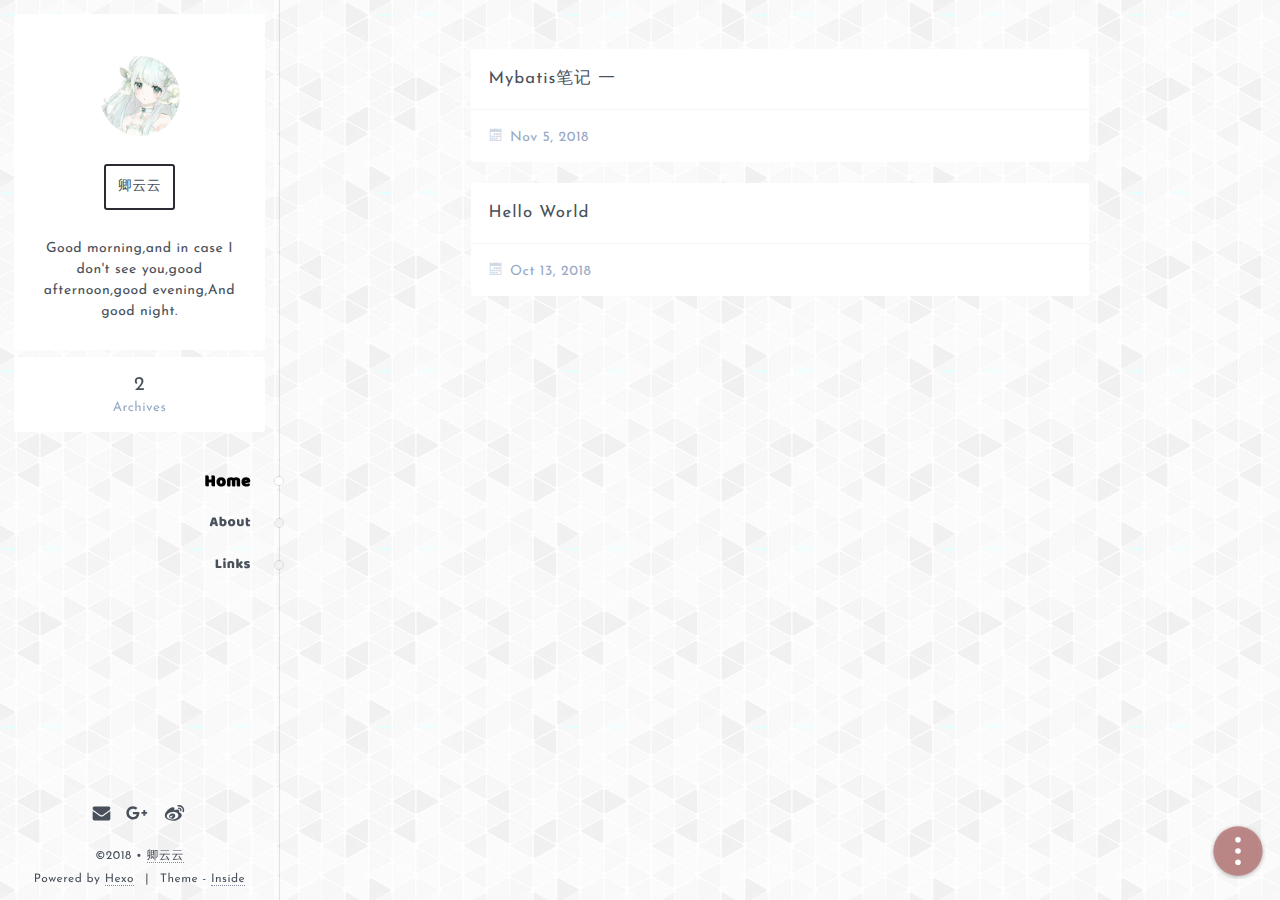
<file: index.html>
<!doctype html>
<html lang="en">
<head>
<meta charset="utf-8">
<title>卿云云的小窝</title>
<base href="/">
<meta name="viewport" content="width=device-width, initial-scale=1, maximum-scale=1, user-scalable=0">
<link rel="canonical" href="http://yoursite.com/">
<link rel="icon" type="image/x-icon" href="/favicon.ico">
<meta name="apple-mobile-web-app-capable" content="yes">
<meta name="apple-mobile-web-app-status-bar-style" content="translucent">
<meta property="og:type" content="website">
<meta property="og:title" content="卿云云的小窝">
<meta property="og:url" content="http://yoursite.com/index.html">
<meta property="og:site_name" content="卿云云的小窝">
<meta property="og:locale" content="default">
<meta property="og:image" content="http://yoursite.com/avatar.jpg">
<meta name="twitter:card" content="summary">
<meta name="twitter:title" content="卿云云的小窝">
<meta name="twitter:image" content="http://yoursite.com/avatar.jpg">
<link rel="stylesheet" href="/theme.b8559ce9fc8e44e90b43.css">
<link rel="stylesheet" href="/fonts.e15b7f98c5fa14803416.css">
<link rel="stylesheet" href="/styles.15f0d614df0a9a578c2c.css">
<script src="/config.4523ed511bf84728b655.js"></script>
</head>
<body>
<is-root></is-root>
<script src="/runtime.ec2944dd8b20ec099bf3.js"></script>
<script src="/polyfills.d08f09f49682da52980e.js"></script>
<script src="/main.0405bb2d6da206e2cbac.en.js"></script></body>
</html>
</file>
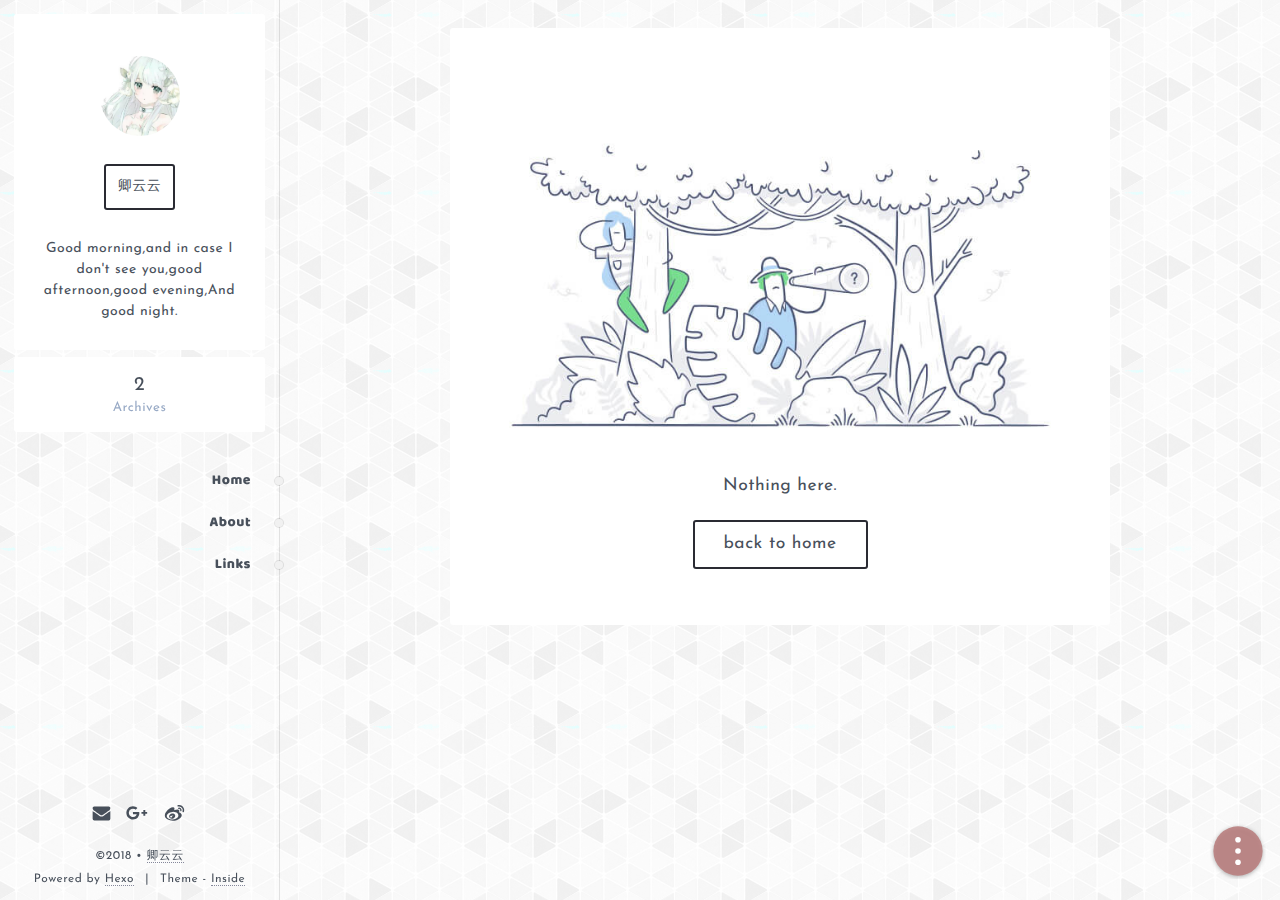
<file: 404/index.html>
<!doctype html>
<html lang="en">
<head>
<meta charset="utf-8">
<title>卿云云的小窝</title>
<base href="/">
<meta name="viewport" content="width=device-width, initial-scale=1, maximum-scale=1, user-scalable=0">
<link rel="canonical" href="http://yoursite.com/404/">
<link rel="icon" type="image/x-icon" href="/favicon.ico">
<meta name="apple-mobile-web-app-capable" content="yes">
<meta name="apple-mobile-web-app-status-bar-style" content="translucent">
<meta property="og:type" content="website">
<meta property="og:title" content="404">
<meta property="og:url" content="http://yoursite.com/404/index.html">
<meta property="og:site_name" content="卿云云的小窝">
<meta property="og:locale" content="default">
<meta property="og:image" content="http://yoursite.com/avatar.jpg">
<meta name="twitter:card" content="summary">
<meta name="twitter:title" content="404">
<meta name="twitter:image" content="http://yoursite.com/avatar.jpg">
<link rel="stylesheet" href="/theme.b8559ce9fc8e44e90b43.css">
<link rel="stylesheet" href="/fonts.e15b7f98c5fa14803416.css">
<link rel="stylesheet" href="/styles.15f0d614df0a9a578c2c.css">
<script src="/config.4523ed511bf84728b655.js"></script>
</head>
<body>
<is-root></is-root>
<script src="/runtime.ec2944dd8b20ec099bf3.js"></script>
<script src="/polyfills.d08f09f49682da52980e.js"></script>
<script src="/main.0405bb2d6da206e2cbac.en.js"></script></body>
</html>
</file>
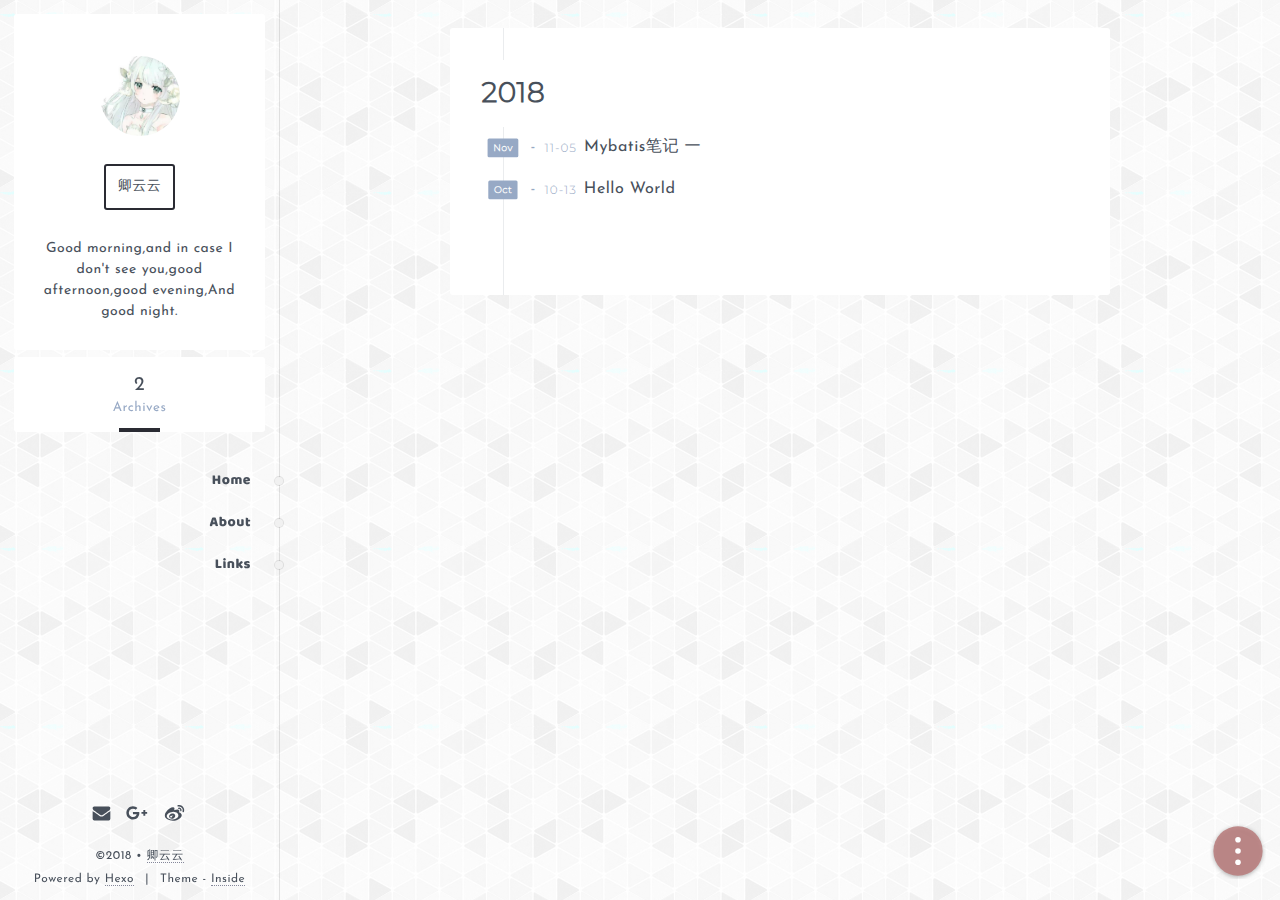
<file: archives/index.html>
<!doctype html>
<html lang="en">
<head>
<meta charset="utf-8">
<title>Archive - 卿云云的小窝</title>
<base href="/">
<meta name="viewport" content="width=device-width, initial-scale=1, maximum-scale=1, user-scalable=0">
<link rel="canonical" href="http://yoursite.com/archives/">
<link rel="icon" type="image/x-icon" href="/favicon.ico">
<meta name="apple-mobile-web-app-capable" content="yes">
<meta name="apple-mobile-web-app-status-bar-style" content="translucent">
<meta property="og:type" content="website">
<meta property="og:title" content="卿云云的小窝">
<meta property="og:url" content="http://yoursite.com/archives/index.html">
<meta property="og:site_name" content="卿云云的小窝">
<meta property="og:locale" content="default">
<meta property="og:image" content="http://yoursite.com/avatar.jpg">
<meta name="twitter:card" content="summary">
<meta name="twitter:title" content="卿云云的小窝">
<meta name="twitter:image" content="http://yoursite.com/avatar.jpg">
<link rel="stylesheet" href="/theme.b8559ce9fc8e44e90b43.css">
<link rel="stylesheet" href="/fonts.e15b7f98c5fa14803416.css">
<link rel="stylesheet" href="/styles.15f0d614df0a9a578c2c.css">
<script src="/config.4523ed511bf84728b655.js"></script>
</head>
<body>
<is-root></is-root>
<script src="/runtime.ec2944dd8b20ec099bf3.js"></script>
<script src="/polyfills.d08f09f49682da52980e.js"></script>
<script src="/main.0405bb2d6da206e2cbac.en.js"></script></body>
</html>
</file>
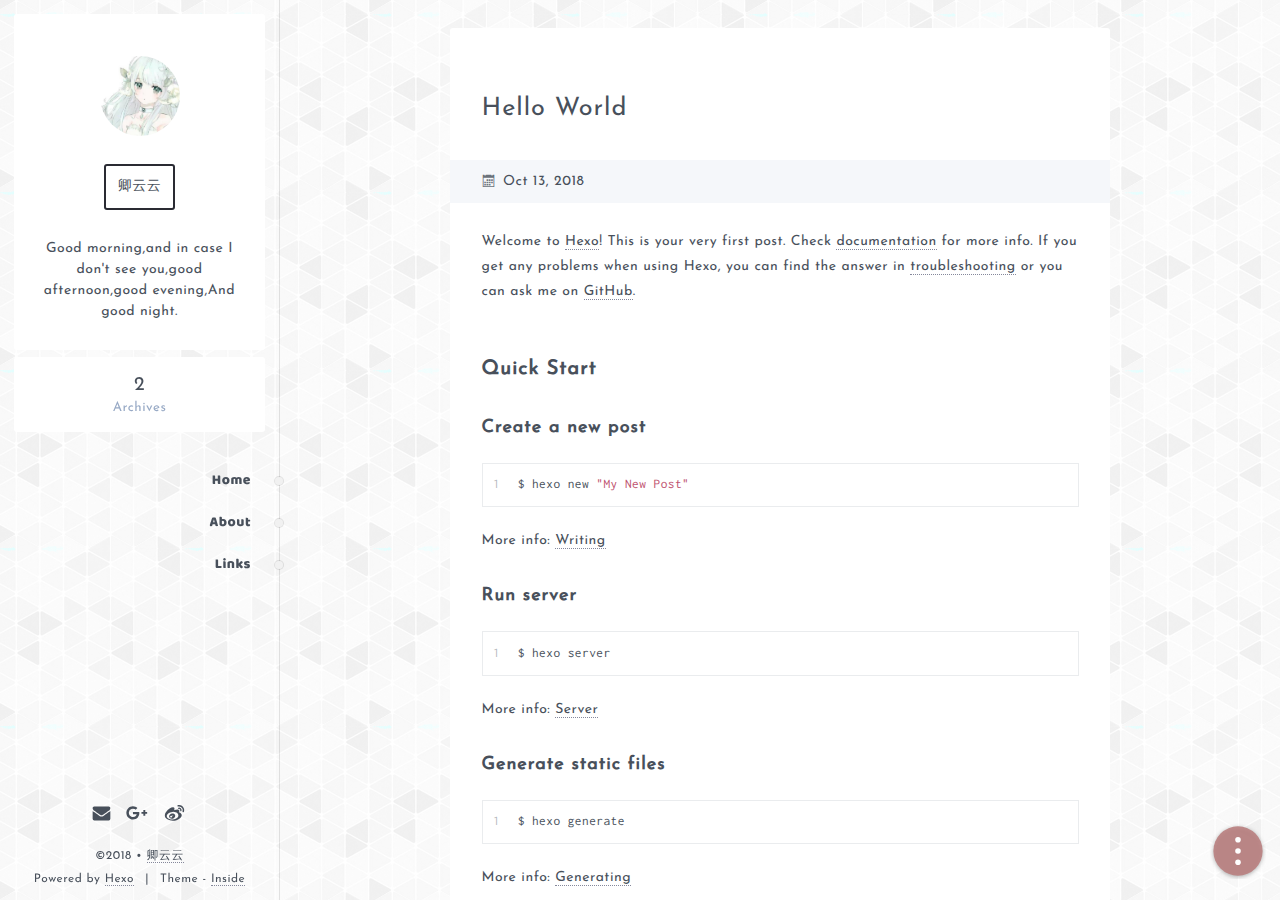
<file: post/hello-world/index.html>
<!doctype html>
<html lang="en">
<head>
<meta charset="utf-8">
<title>Hello World - 卿云云的小窝</title>
<base href="/">
<meta name="viewport" content="width=device-width, initial-scale=1, maximum-scale=1, user-scalable=0">
<link rel="canonical" href="http://yoursite.com/post/hello-world/">
<link rel="icon" type="image/x-icon" href="/favicon.ico">
<meta name="apple-mobile-web-app-capable" content="yes">
<meta name="apple-mobile-web-app-status-bar-style" content="translucent">
<meta name="description" content="Welcome to Hexo! This is your very first post. Check documentation for more info. If you get any problems when using Hexo, you can find the answer in troubleshooting or you can ask me on GitHub. Quick">
<meta property="og:type" content="website">
<meta property="og:title" content="Hello World">
<meta property="og:url" content="http://yoursite.com/post/hello-world/index.html">
<meta property="og:site_name" content="卿云云的小窝">
<meta property="og:description" content="Welcome to Hexo! This is your very first post. Check documentation for more info. If you get any problems when using Hexo, you can find the answer in troubleshooting or you can ask me on GitHub. Quick">
<meta property="og:locale" content="default">
<meta property="og:image" content="http://yoursite.com/avatar.jpg">
<meta property="og:updated_time" content="2018-10-13T17:08:48.286Z">
<meta name="twitter:card" content="summary">
<meta name="twitter:title" content="Hello World">
<meta name="twitter:description" content="Welcome to Hexo! This is your very first post. Check documentation for more info. If you get any problems when using Hexo, you can find the answer in troubleshooting or you can ask me on GitHub. Quick">
<meta name="twitter:image" content="http://yoursite.com/avatar.jpg">
<link rel="stylesheet" href="/theme.b8559ce9fc8e44e90b43.css">
<link rel="stylesheet" href="/fonts.e15b7f98c5fa14803416.css">
<link rel="stylesheet" href="/styles.15f0d614df0a9a578c2c.css">
<script src="/config.4523ed511bf84728b655.js"></script>
</head>
<body>
<is-root></is-root>
<script src="/runtime.ec2944dd8b20ec099bf3.js"></script>
<script src="/polyfills.d08f09f49682da52980e.js"></script>
<script src="/main.0405bb2d6da206e2cbac.en.js"></script></body>
</html>
</file>
<file: theme.b8559ce9fc8e44e90b43.css>
body { background: url(bg.png) !important; }
</file>
<file: fonts.e15b7f98c5fa14803416.css>
@font-face{font-weight:400;font-style:normal;font-family:Baloo Bhaijaan;src:local("Baloo Bhaijaan Regular"),local("BalooBhaijaan-Regular"),url([data-uri]) format("woff2");unicode-range:U+00??,U+0131,U+0152-0153,U+02c6,U+02da,U+02dc,U+2000-206f,U+2074,U+20ac,U+2212,U+2215}@font-face{font-weight:400;font-style:normal;font-family:Josefin Sans;src:local("Josefin Sans Regular"),local("JosefinSans-Regular"),url([data-uri]) format("woff2");unicode-range:U+00??,U+0131,U+0152-0153,U+02c6,U+02da,U+02dc,U+2000-206f,U+2074,U+20ac,U+2212,U+2215}@font-face{font-weight:300;font-style:normal;font-family:Montserrat;src:local("Montserrat Light"),local("Montserrat-Light"),url([data-uri]) format("woff2");unicode-range:U+00??,U+0131,U+0152-0153,U+02bb-02bc,U+02c6,U+02da,U+02dc,U+2000-206f,U+2074,U+20ac,U+2122,U+2191,U+2193,U+2212,U+2215,U+feff,U+fffd}@font-face{font-weight:400;font-style:normal;font-family:Inconsolata;src:local("Inconsolata Regular"),local("Inconsolata-Regular"),url([data-uri]) format("woff2");unicode-range:U+00??,U+0131,U+0152-0153,U+02bb-02bc,U+02c6,U+02da,U+02dc,U+2000-206f,U+2074,U+20ac,U+2122,U+2191,U+2193,U+2212,U+2215,U+feff,U+fffd}
</file>
<file: styles.15f0d614df0a9a578c2c.css>
@charset "UTF-8";html{overflow:hidden;height:100%;font-size:14px}@media screen and (max-width:359px){html{font-size:12px}}*{box-sizing:border-box}body{overflow:hidden;margin:0;height:100%;background-color:#f1f4f9;color:#48505b;letter-spacing:.5px;font-family:Josefin Sans,"PingFang SC","Microsoft JhengHei","Microsoft YaHei",sans-serif;text-rendering:geometricPrecision;-webkit-font-smoothing:antialiased;-webkit-tap-highlight-color:transparent}h1,h2,h3,h4,h5,h6{letter-spacing:1px;font-weight:400;line-height:1.5}h1{font-size:1.8rem}h2{font-size:1.428rem}h3{font-size:1.286rem}h4{font-size:1.142rem}h5,h6{font-size:1rem}a{color:inherit;text-decoration:none;cursor:pointer}canvas,iframe{display:block;margin:auto;max-width:100%}img{max-width:100%}blockquote{margin:0;padding:0}table{border-spacing:0;border-collapse:collapse;font-size:inherit}td,th{padding:0}code,pre{font-size:95%;font-family:Inconsolata,Consolas,courier,monospace,"PingFang SC","Microsoft JhengHei","Microsoft YaHei",sans-serif;-webkit-font-smoothing:initial;-moz-osx-font-smoothing:initial}code{margin:0 1px;padding:3px 5px;border-radius:3px;background-color:#f5f7fa;color:#be516e}pre{padding:.75rem 1rem;line-height:1.6;border:1px solid #eaecee}pre pre{border:0}pre code{background:0 0;margin:0;padding:0;color:inherit}:focus{outline:0}::-moz-selection{background-color:rgba(0,0,0,.1)}::selection{background-color:rgba(0,0,0,.1)}::-webkit-scrollbar{width:8px;height:4px}@media (max-width:656px){::-webkit-scrollbar{width:0;height:0;background:0 0}}::-webkit-scrollbar-thumb{background-color:rgba(52,73,94,.1)}::-webkit-scrollbar-thumb:hover{background-color:rgba(52,73,94,.8)}.sidebar footer>p a{border-bottom:1px dotted #85889b;transition:border-color .15s}.sidebar footer>p a:hover{border-bottom:1px solid #2a2b33;color:#000}@media (max-width:975px){.sidebar footer>p a:hover{border-color:#fff;color:inherit}}@font-face{font-weight:400;font-style:normal;font-family:Icon;src:url([data-uri]) format("woff")}[class^=icon-]:before{color:inherit;text-transform:none;font-style:normal;font-family:Icon;line-height:inherit}[class^=icon-].mid:before{vertical-align:middle}.icon-wechat:before{content:""}.icon-paypal:before{content:""}.icon-bitcoin:before{content:""}.icon-soundcloud:before{content:""}.icon-pinterest:before{content:""}.icon-youtube:before{content:""}.icon-tumblr:before{content:""}.icon-linkedin:before{content:""}.icon-myspace:before{content:""}.icon-disqus:before{content:""}.icon-hangouts:before{content:""}.icon-email:before{content:""}.icon-facebook:before{content:""}.icon-dribbble:before{content:""}.icon-telegram:before{content:""}.icon-qq:before{content:""}.icon-instagram:before{content:""}.icon-weibo:before{content:""}.icon-googleplus:before{content:""}.icon-feed:before{content:""}.icon-twitter:before{content:""}.icon-github:before{content:""}.icon-toc:before{content:""}.icon-quill:before{content:""}.icon-calendar:before{content:""}.icon-archives:before{content:""}.icon-search:before{content:""}.icon-sidebar:before{content:""}.icon-arrow-up:before{content:""}.icon-arrow-right:before{content:""}.icon-arrow-left:before{content:""}.icon-arrow-down:before{content:""}.icon-more:before{content:""}.highlight{position:relative;overflow-x:auto;margin:1.5rem 0;border:1px solid #eaecee}.highlight .line{height:1.6em}.highlight pre{border:0;margin:0}.highlight code{background:0 0}.highlight .gutter pre{padding:.75rem .25rem .75rem .75rem;opacity:.4;text-align:right}.highlight figcaption{padding:.5rem 1rem;line-height:1.2}.highlight figcaption+table{border-top:1px solid #eaecee;border-collapse:separate}.highlight figcaption+table:before{position:absolute;left:0;right:0;margin-top:-1px;content:'';border-top:1px solid #eaecee}.highlight figcaption a{display:inline-block;margin:0 5px;padding:6px 6px 4px;border:1px solid #eaecee;border-radius:3px;font-size:.85em}.highlight figcaption a:hover{border:1px solid #eaecee;background-color:#eaecee}.highlight .comment,.highlight .title{color:#95a5b3}.highlight .regexp,.highlight .tag,.highlight .variable,.highlight.css .class,.highlight.css .id,.highlight.css .pseudo,.highlight.html .doctype,.highlight.ruby .constant,.highlight.xml .doctype,.highlight.xml .pi,.highlight.xml .tag .title{color:#5d6c7b}.highlight .attribute{color:#258}.highlight .built_in,.highlight .constant,.highlight .literal,.highlight .number,.highlight .params,.highlight .pragma,.highlight .preprocessor{color:#40464a}.highlight.css .rules .attribute,.highlight.ruby .class .title{color:#2980b9}.highlight .header,.highlight .inheritance,.highlight .string,.highlight .value,.highlight.ruby .symbol,.highlight.xml .cdata{color:#be516e}.highlight.css .hexcolor{color:#1fad83}.highlight .function,.highlight.coffeescript .title,.highlight.javascript .title,.highlight.perl .sub,.highlight.python .decorator,.highlight.python .title,.highlight.ruby .function .title,.highlight.ruby .title .keyword{color:#944770}.highlight .keyword,.highlight.javascript .function{color:#239371}.highlight.css .value span{color:#be516e!important}.article{word-wrap:break-word;line-height:1.8}.article.dropcap::first-letter{float:left;margin:.5rem .4rem 0 0;font-size:2.9rem;line-height:1}.article h2,.article h3,.article h4,.article h5,.article h6{margin:1.44rem 0 1rem;padding-top:10px;font-weight:700}.article h2{position:relative;margin:2em 0 1em}.article>iframe{margin:1.5rem auto}.article img{vertical-align:text-bottom}.article>h2:first-child{padding:0}.article hr{margin:2.5em auto;width:4px;height:4px;border:none;border-radius:2px;background-color:#eaecee;box-shadow:1em 0 0 0 #eaecee,-1em 0 0 0 #eaecee}.article blockquote{margin:2em 0;padding-left:20px;border-left:4px solid #eaecee}.article blockquote footer cite{word-break:break-all}.article blockquote footer cite:before{padding:0 .3em;content:"—"}.article ol,.article ul{padding:0 2rem}.article ul li input[type=checkbox]{display:inline-block;margin-left:-1rem;vertical-align:middle}.article ol>li{list-style-type:decimal}.article ol>li>ol>li{list-style-type:lower-alpha}.article ol>li>ol>li>ol>li{list-style-type:lower-roman}.article ul>li>ul>li{list-style-type:disc}.article li{list-style-type:circle;line-height:2}.article a{border-bottom:1px dotted #85889b;transition:color,border-color .25s}.article a:hover{border-bottom:1px solid #2a2b33;color:#000}.article-img{margin:2em 0}.article-img:first-child,.article-img:first-child p{margin-top:0}.article-img img{display:block;margin:auto}.article-img figcaption{margin-top:1em;line-height:1.5;opacity:.8;text-align:center;font-size:.85em}.article>h1+.article-img,.article>h2+.article-img,.article>h3+.article-img{margin-top:0}.article-bounded{margin:1.5em 0;overflow-x:auto}.article-bounded>*{display:table;min-width:100%}.article-table table{margin:auto;min-width:100%}.article-table td,.article-table th{padding:.75em 1em;border:1px solid #eaecee}.article-table th{white-space:nowrap;font-weight:700;text-align:inherit}.article-table td{white-space:pre}.article-table tbody tr:nth-child(even){background-color:#f5f7fa}.v-not-found{display:block;padding:1px 2.25rem 4rem!important;background:url(404.12848da7f1026d4027da.jpg) 50% 10%/contain no-repeat #fff;border-radius:3px}.v-not-found>div{margin:74% auto 0;background-color:#fff;text-align:center;font-size:1.25rem;line-height:1.8em}@media (max-width:656px){.v-not-found{border:0;border-radius:0;padding:1.5rem}.v-not-found>div{margin-top:100%}}.v-not-found>div>a{display:block;margin:1em auto 0;padding:.5em;width:10em;border-radius:3px;box-shadow:inset 0 0 0 2px #2a2b33;text-align:center}.v-not-found>div>a:active,.v-not-found>div>a:hover{background-color:#2a2b33;color:#fff}.comments{position:relative;display:block;background-color:#fff}.comments-btn-load{display:block;padding:1rem;border-top:1px solid #eaecee;background-color:#f7fbff;text-align:center;font-size:.85rem;-webkit-user-select:none;-moz-user-select:none;-ms-user-select:none;user-select:none}.comments-btn-load i{color:#2e9fff;font-size:2rem;line-height:1.5rem}.comments-content{padding:1.5rem 2.25rem;line-height:1.6}@media (max-width:656px){.comments-content{padding:1.5rem}}
</file>
